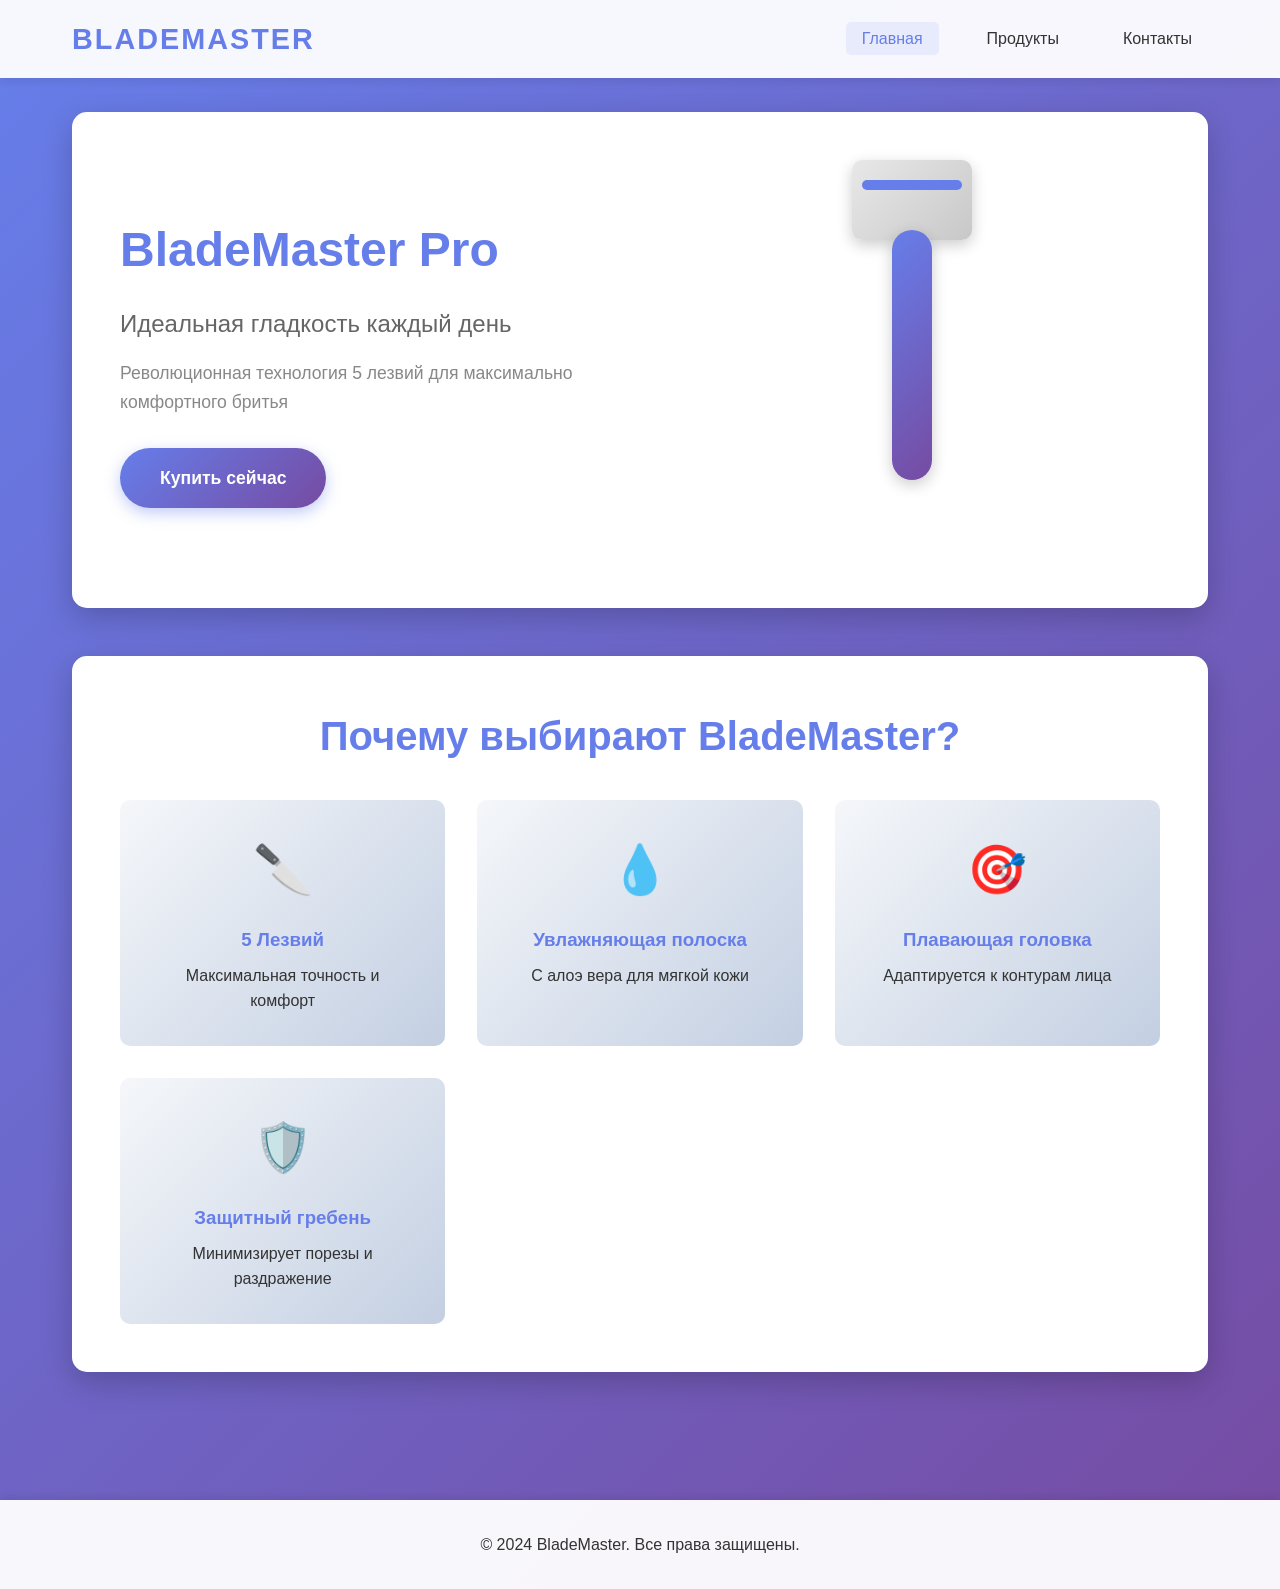
<file: index.html>
<!DOCTYPE html>
<html lang="ru">
<head>
    <meta charset="UTF-8">
    <meta name="viewport" content="width=device-width, initial-scale=1.0">
    <title>BladeMaster - Идеальное Бритье</title>
    <link rel="stylesheet" href="style.css">
</head>
<body>
    <header>
        <nav class="navbar">
            <div class="logo">BladeMaster</div>
            <ul class="nav-links">
                <li><a href="index.html" class="active">Главная</a></li>
                <li><a href="products.html">Продукты</a></li>
                <li><a href="contact.html">Контакты</a></li>
            </ul>
        </nav>
    </header>

    <main>
        <section class="hero">
            <div class="hero-content">
                <h1>BladeMaster Pro</h1>
                <p class="tagline">Идеальная гладкость каждый день</p>
                <p class="description">Революционная технология 5 лезвий для максимально комфортного бритья</p>
                <a href="products.html" class="cta-button">Купить сейчас</a>
            </div>
            <div class="hero-image">
                <div class="razor-mockup">
                    <div class="razor-head"></div>
                    <div class="razor-handle"></div>
                </div>
            </div>
        </section>

        <section class="features">
            <h2>Почему выбирают BladeMaster?</h2>
            <div class="features-grid">
                <div class="feature-card">
                    <div class="feature-icon">🔪</div>
                    <h3>5 Лезвий</h3>
                    <p>Максимальная точность и комфорт</p>
                </div>
                <div class="feature-card">
                    <div class="feature-icon">💧</div>
                    <h3>Увлажняющая полоска</h3>
                    <p>С алоэ вера для мягкой кожи</p>
                </div>
                <div class="feature-card">
                    <div class="feature-icon">🎯</div>
                    <h3>Плавающая головка</h3>
                    <p>Адаптируется к контурам лица</p>
                </div>
                <div class="feature-card">
                    <div class="feature-icon">🛡️</div>
                    <h3>Защитный гребень</h3>
                    <p>Минимизирует порезы и раздражение</p>
                </div>
            </div>
        </section>
    </main>

    <footer>
        <p>&copy; 2024 BladeMaster. Все права защищены.</p>
    </footer>

    <script src="script.js"></script>
</body>
</html>
</file>
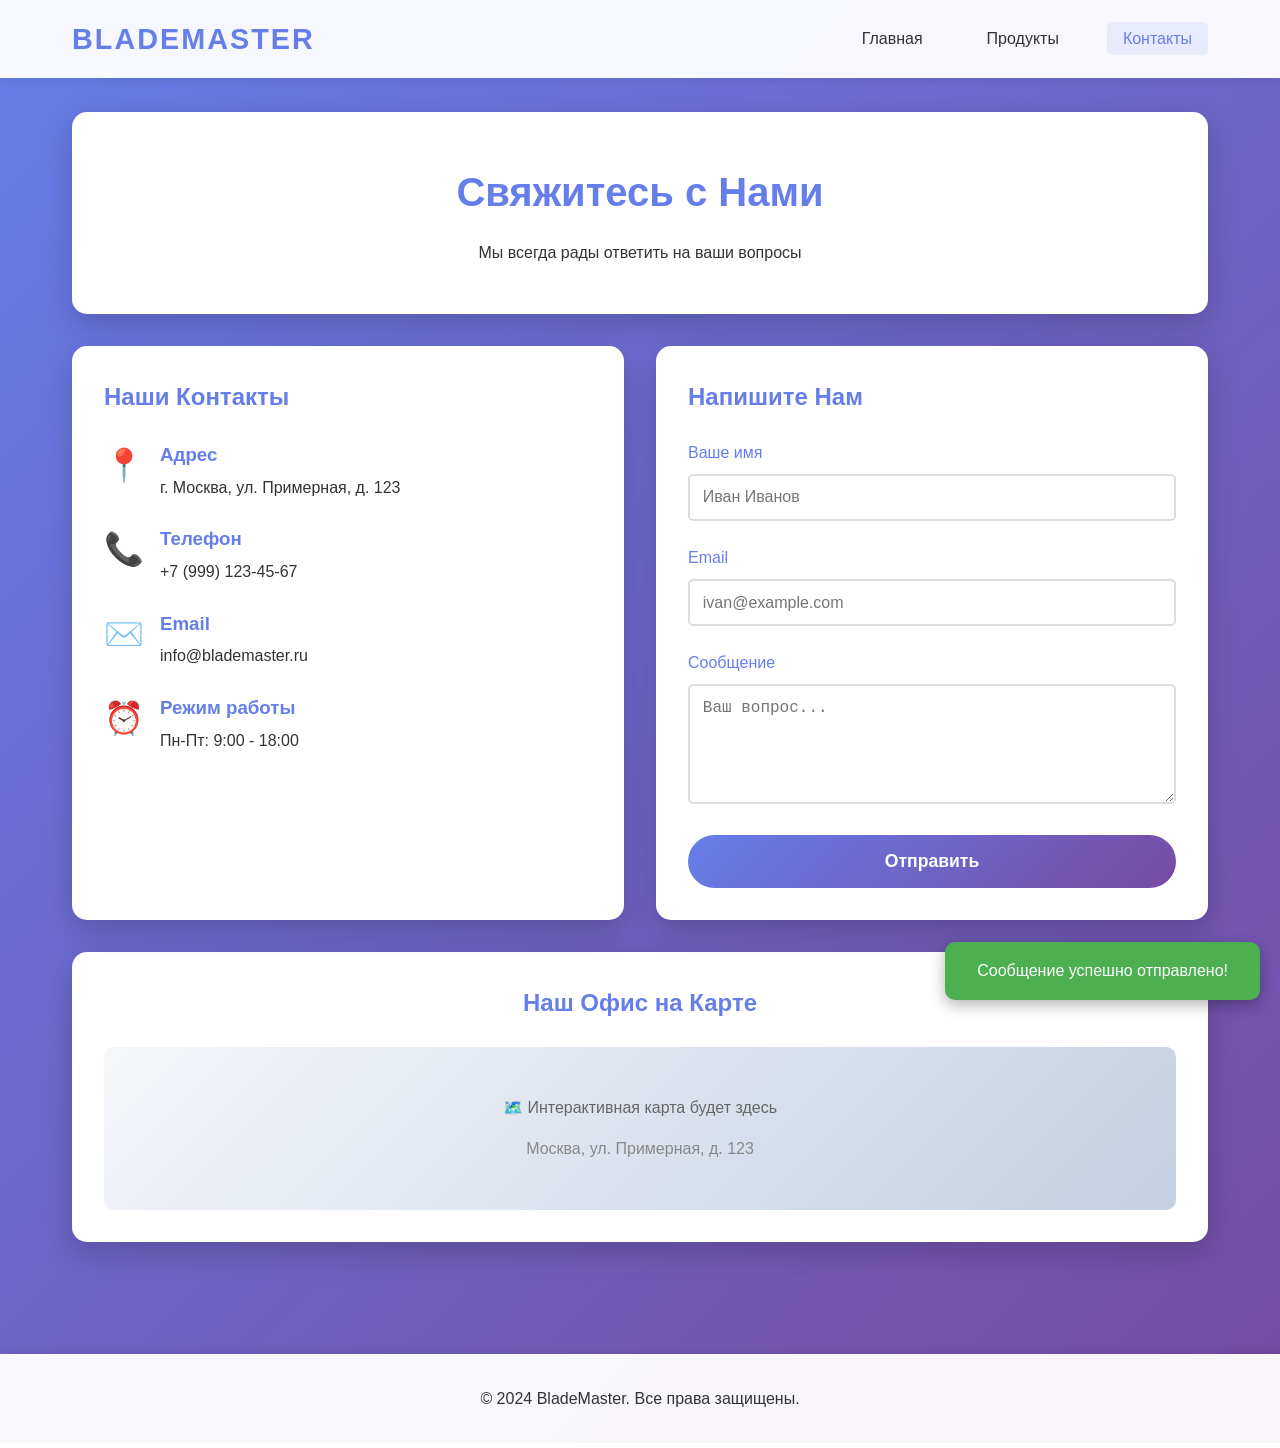
<file: contact.html>
<!DOCTYPE html>
<html lang="ru">
<head>
    <meta charset="UTF-8">
    <meta name="viewport" content="width=device-width, initial-scale=1.0">
    <title>BladeMaster - Контакты</title>
    <link rel="stylesheet" href="style.css">
</head>
<body>
    <header>
        <nav class="navbar">
            <div class="logo">BladeMaster</div>
            <ul class="nav-links">
                <li><a href="index.html">Главная</a></li>
                <li><a href="products.html">Продукты</a></li>
                <li><a href="contact.html" class="active">Контакты</a></li>
            </ul>
        </nav>
    </header>

    <main>
        <section class="contact-hero">
            <h1>Свяжитесь с Нами</h1>
            <p>Мы всегда рады ответить на ваши вопросы</p>
        </section>

        <section class="contact-container">
            <div class="contact-info">
                <h2>Наши Контакты</h2>
                <div class="info-item">
                    <span class="icon">📍</span>
                    <div>
                        <h3>Адрес</h3>
                        <p>г. Москва, ул. Примерная, д. 123</p>
                    </div>
                </div>
                <div class="info-item">
                    <span class="icon">📞</span>
                    <div>
                        <h3>Телефон</h3>
                        <p>+7 (999) 123-45-67</p>
                    </div>
                </div>
                <div class="info-item">
                    <span class="icon">✉️</span>
                    <div>
                        <h3>Email</h3>
                        <p>info@blademaster.ru</p>
                    </div>
                </div>
                <div class="info-item">
                    <span class="icon">⏰</span>
                    <div>
                        <h3>Режим работы</h3>
                        <p>Пн-Пт: 9:00 - 18:00</p>
                    </div>
                </div>
            </div>

            <div class="contact-form">
                <h2>Напишите Нам</h2>
                <form id="contactForm">
                    <div class="form-group">
                        <label for="name">Ваше имя</label>
                        <input type="text" id="name" name="name" required placeholder="Иван Иванов">
                    </div>
                    <div class="form-group">
                        <label for="email">Email</label>
                        <input type="email" id="email" name="email" required placeholder="ivan@example.com">
                    </div>
                    <div class="form-group">
                        <label for="message">Сообщение</label>
                        <textarea id="message" name="message" rows="5" required placeholder="Ваш вопрос..."></textarea>
                    </div>
                    <button type="submit" class="submit-button">Отправить</button>
                </form>
            </div>
        </section>

        <section class="map-section">
            <h2>Наш Офис на Карте</h2>
            <div class="map-placeholder">
                <p>🗺️ Интерактивная карта будет здесь</p>
                <p class="map-note">Москва, ул. Примерная, д. 123</p>
            </div>
        </section>

        <div class="form-notification" id="formNotification">
            <span id="formMessage">Сообщение успешно отправлено!</span>
        </div>
    </main>

    <footer>
        <p>&copy; 2024 BladeMaster. Все права защищены.</p>
    </footer>

    <script src="script.js"></script>
</body>
</html>
</file>
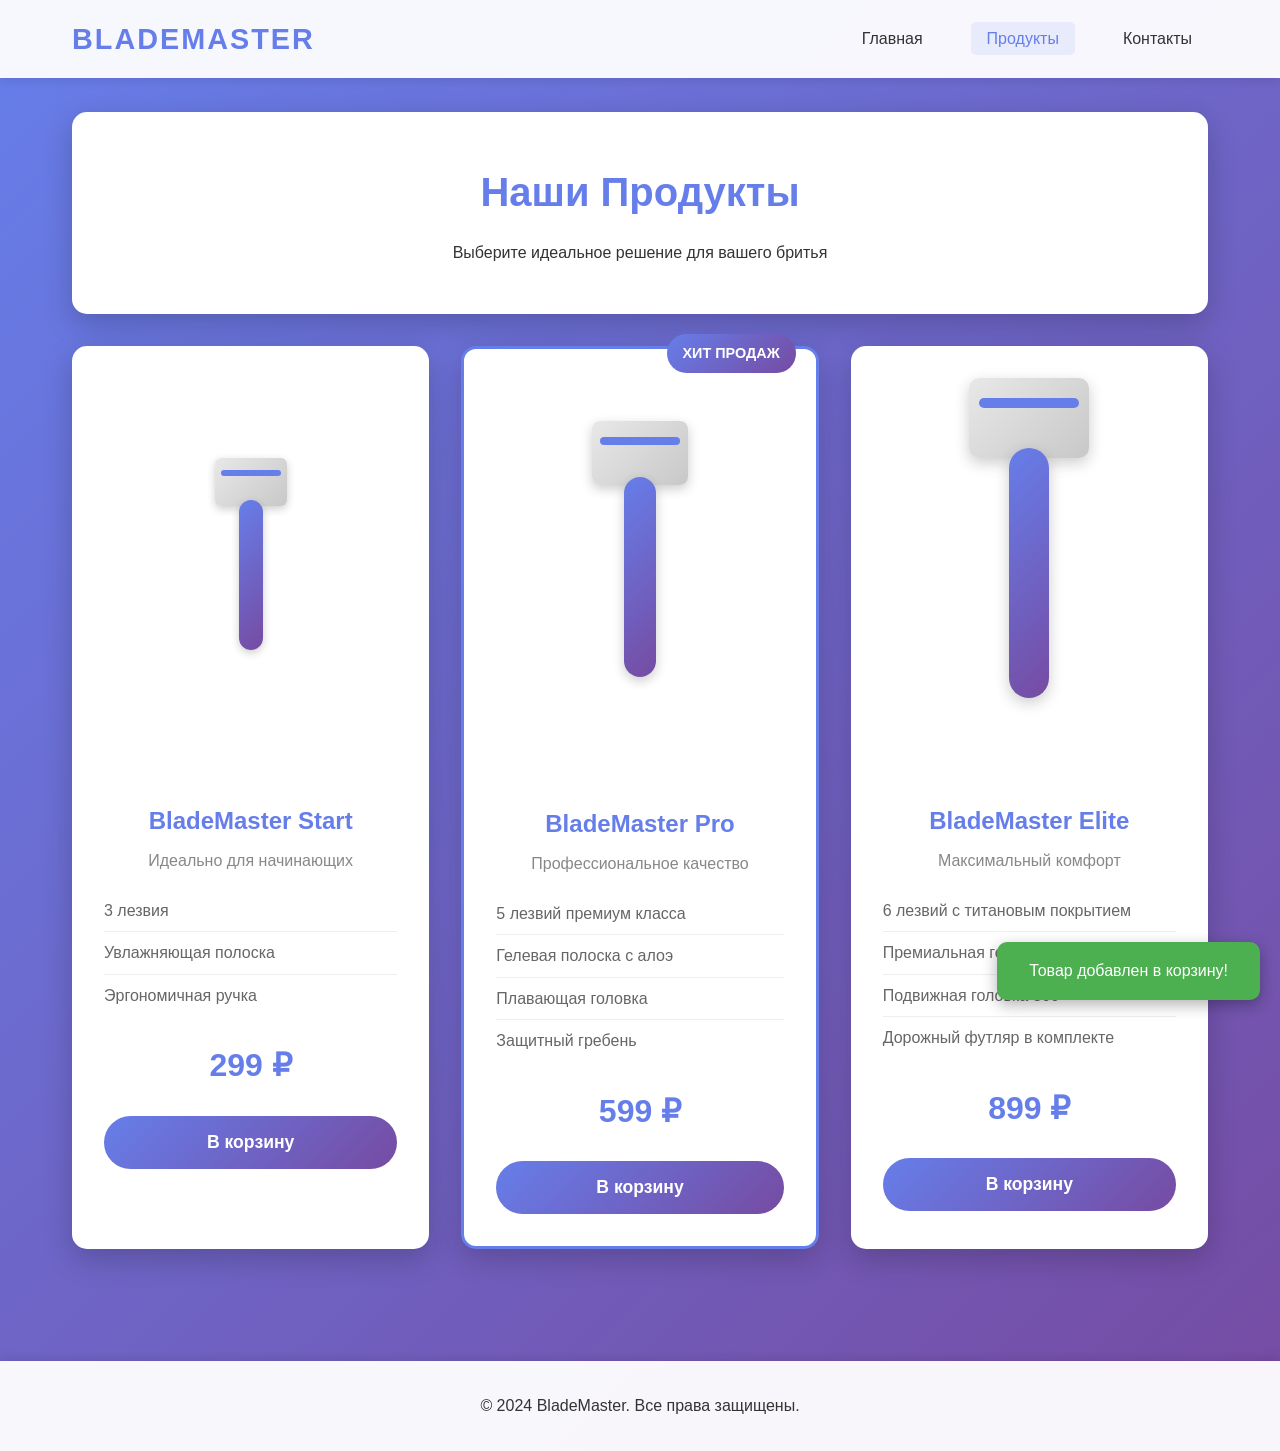
<file: products.html>
<!DOCTYPE html>
<html lang="ru">
<head>
    <meta charset="UTF-8">
    <meta name="viewport" content="width=device-width, initial-scale=1.0">
    <title>BladeMaster - Продукты</title>
    <link rel="stylesheet" href="style.css">
</head>
<body>
    <header>
        <nav class="navbar">
            <div class="logo">BladeMaster</div>
            <ul class="nav-links">
                <li><a href="index.html">Главная</a></li>
                <li><a href="products.html" class="active">Продукты</a></li>
                <li><a href="contact.html">Контакты</a></li>
            </ul>
        </nav>
    </header>

    <main>
        <section class="products-hero">
            <h1>Наши Продукты</h1>
            <p>Выберите идеальное решение для вашего бритья</p>
        </section>

        <section class="products-grid">
            <div class="product-card">
                <div class="product-image">
                    <div class="razor-mockup small">
                        <div class="razor-head"></div>
                        <div class="razor-handle"></div>
                    </div>
                </div>
                <h3>BladeMaster Start</h3>
                <p class="product-desc">Идеально для начинающих</p>
                <ul class="product-features">
                    <li>3 лезвия</li>
                    <li>Увлажняющая полоска</li>
                    <li>Эргономичная ручка</li>
                </ul>
                <p class="price">299 ₽</p>
                <button class="buy-button" onclick="addToCart('BladeMaster Start')">В корзину</button>
            </div>

            <div class="product-card featured">
                <div class="badge">ХИТ ПРОДАЖ</div>
                <div class="product-image">
                    <div class="razor-mockup medium">
                        <div class="razor-head"></div>
                        <div class="razor-handle"></div>
                    </div>
                </div>
                <h3>BladeMaster Pro</h3>
                <p class="product-desc">Профессиональное качество</p>
                <ul class="product-features">
                    <li>5 лезвий премиум класса</li>
                    <li>Гелевая полоска с алоэ</li>
                    <li>Плавающая головка</li>
                    <li>Защитный гребень</li>
                </ul>
                <p class="price">599 ₽</p>
                <button class="buy-button" onclick="addToCart('BladeMaster Pro')">В корзину</button>
            </div>

            <div class="product-card">
                <div class="product-image">
                    <div class="razor-mockup large">
                        <div class="razor-head"></div>
                        <div class="razor-handle"></div>
                    </div>
                </div>
                <h3>BladeMaster Elite</h3>
                <p class="product-desc">Максимальный комфорт</p>
                <ul class="product-features">
                    <li>6 лезвий с титановым покрытием</li>
                    <li>Премиальная гелевая полоска</li>
                    <li>Подвижная головка 360°</li>
                    <li>Дорожный футляр в комплекте</li>
                </ul>
                <p class="price">899 ₽</p>
                <button class="buy-button" onclick="addToCart('BladeMaster Elite')">В корзину</button>
            </div>
        </section>

        <section class="cart-notification" id="cartNotification">
            <span id="cartMessage">Товар добавлен в корзину!</span>
        </section>
    </main>

    <footer>
        <p>&copy; 2024 BladeMaster. Все права защищены.</p>
    </footer>

    <script src="script.js"></script>
</body>
</html>
</file>
<file: style.css>
* {
    margin: 0;
    padding: 0;
    box-sizing: border-box;
}

body {
    font-family: 'Segoe UI', Tahoma, Geneva, Verdana, sans-serif;
    line-height: 1.6;
    color: #333;
    background: linear-gradient(135deg, #667eea 0%, #764ba2 100%);
    min-height: 100vh;
}

/* Header & Navigation */
header {
    background: rgba(255, 255, 255, 0.95);
    box-shadow: 0 2px 10px rgba(0, 0, 0, 0.1);
    position: fixed;
    width: 100%;
    top: 0;
    z-index: 1000;
}

.navbar {
    max-width: 1200px;
    margin: 0 auto;
    display: flex;
    justify-content: space-between;
    align-items: center;
    padding: 1rem 2rem;
}

.logo {
    font-size: 1.8rem;
    font-weight: bold;
    color: #667eea;
    text-transform: uppercase;
    letter-spacing: 2px;
}

.nav-links {
    display: flex;
    list-style: none;
    gap: 2rem;
}

.nav-links a {
    text-decoration: none;
    color: #333;
    font-weight: 500;
    transition: color 0.3s ease;
    padding: 0.5rem 1rem;
    border-radius: 5px;
}

.nav-links a:hover,
.nav-links a.active {
    color: #667eea;
    background: rgba(102, 126, 234, 0.1);
}

/* Main Content */
main {
    margin-top: 80px;
    padding: 2rem;
    max-width: 1200px;
    margin-left: auto;
    margin-right: auto;
}

/* Hero Section */
.hero {
    display: grid;
    grid-template-columns: 1fr 1fr;
    gap: 3rem;
    align-items: center;
    background: white;
    padding: 3rem;
    border-radius: 15px;
    box-shadow: 0 10px 30px rgba(0, 0, 0, 0.2);
    margin-bottom: 3rem;
}

.hero-content h1 {
    font-size: 3rem;
    color: #667eea;
    margin-bottom: 1rem;
}

.tagline {
    font-size: 1.5rem;
    color: #666;
    margin-bottom: 1rem;
}

.description {
    color: #888;
    margin-bottom: 2rem;
    font-size: 1.1rem;
}

.cta-button {
    display: inline-block;
    background: linear-gradient(135deg, #667eea 0%, #764ba2 100%);
    color: white;
    padding: 1rem 2.5rem;
    border-radius: 50px;
    text-decoration: none;
    font-weight: bold;
    font-size: 1.1rem;
    transition: transform 0.3s ease, box-shadow 0.3s ease;
    box-shadow: 0 5px 15px rgba(102, 126, 234, 0.4);
}

.cta-button:hover {
    transform: translateY(-3px);
    box-shadow: 0 8px 25px rgba(102, 126, 234, 0.6);
}

/* Razor Mockup */
.razor-mockup {
    position: relative;
    width: 200px;
    height: 400px;
    margin: 0 auto;
}

.razor-head {
    width: 120px;
    height: 80px;
    background: linear-gradient(135deg, #silver 0%, #d8d8d8 50%, #b8b8b8 100%);
    background: linear-gradient(135deg, #e8e8e8 0%, #c8c8c8 100%);
    border-radius: 10px;
    position: absolute;
    top: 0;
    left: 50%;
    transform: translateX(-50%);
    box-shadow: 0 5px 15px rgba(0, 0, 0, 0.2);
}

.razor-head::before {
    content: '';
    position: absolute;
    width: 100px;
    height: 10px;
    background: #667eea;
    top: 20px;
    left: 50%;
    transform: translateX(-50%);
    border-radius: 5px;
}

.razor-handle {
    width: 40px;
    height: 250px;
    background: linear-gradient(135deg, #667eea 0%, #764ba2 100%);
    border-radius: 20px;
    position: absolute;
    top: 70px;
    left: 50%;
    transform: translateX(-50%);
    box-shadow: 0 5px 15px rgba(0, 0, 0, 0.2);
}

.razor-mockup.small {
    transform: scale(0.6);
}

.razor-mockup.medium {
    transform: scale(0.8);
}

.razor-mockup.large {
    transform: scale(1);
}

/* Features Section */
.features {
    background: white;
    padding: 3rem;
    border-radius: 15px;
    box-shadow: 0 10px 30px rgba(0, 0, 0, 0.2);
    margin-bottom: 3rem;
}

.features h2 {
    text-align: center;
    font-size: 2.5rem;
    color: #667eea;
    margin-bottom: 2rem;
}

.features-grid {
    display: grid;
    grid-template-columns: repeat(auto-fit, minmax(250px, 1fr));
    gap: 2rem;
}

.feature-card {
    text-align: center;
    padding: 2rem;
    background: linear-gradient(135deg, #f5f7fa 0%, #c3cfe2 100%);
    border-radius: 10px;
    transition: transform 0.3s ease;
}

.feature-card:hover {
    transform: translateY(-10px);
}

.feature-icon {
    font-size: 3rem;
    margin-bottom: 1rem;
}

.feature-card h3 {
    color: #667eea;
    margin-bottom: 0.5rem;
}

/* Products Page */
.products-hero {
    background: white;
    padding: 3rem;
    border-radius: 15px;
    text-align: center;
    margin-bottom: 2rem;
    box-shadow: 0 10px 30px rgba(0, 0, 0, 0.2);
}

.products-hero h1 {
    font-size: 2.5rem;
    color: #667eea;
    margin-bottom: 1rem;
}

.products-grid {
    display: grid;
    grid-template-columns: repeat(auto-fit, minmax(300px, 1fr));
    gap: 2rem;
    margin-bottom: 2rem;
}

.product-card {
    background: white;
    padding: 2rem;
    border-radius: 15px;
    text-align: center;
    box-shadow: 0 10px 30px rgba(0, 0, 0, 0.2);
    position: relative;
    transition: transform 0.3s ease;
}

.product-card:hover {
    transform: translateY(-10px);
}

.product-card.featured {
    border: 3px solid #667eea;
}

.badge {
    position: absolute;
    top: -15px;
    right: 20px;
    background: linear-gradient(135deg, #667eea 0%, #764ba2 100%);
    color: white;
    padding: 0.5rem 1rem;
    border-radius: 20px;
    font-weight: bold;
    font-size: 0.9rem;
}

.product-image {
    margin-bottom: 1.5rem;
}

.product-card h3 {
    color: #667eea;
    font-size: 1.5rem;
    margin-bottom: 0.5rem;
}

.product-desc {
    color: #888;
    margin-bottom: 1rem;
}

.product-features {
    list-style: none;
    margin-bottom: 1.5rem;
    text-align: left;
}

.product-features li {
    padding: 0.5rem 0;
    border-bottom: 1px solid #eee;
    color: #666;
}

.product-features li:last-child {
    border-bottom: none;
}

.price {
    font-size: 2rem;
    color: #667eea;
    font-weight: bold;
    margin-bottom: 1.5rem;
}

.buy-button {
    background: linear-gradient(135deg, #667eea 0%, #764ba2 100%);
    color: white;
    border: none;
    padding: 1rem 2rem;
    border-radius: 50px;
    font-size: 1.1rem;
    font-weight: bold;
    cursor: pointer;
    transition: transform 0.3s ease, box-shadow 0.3s ease;
    width: 100%;
}

.buy-button:hover {
    transform: translateY(-3px);
    box-shadow: 0 8px 25px rgba(102, 126, 234, 0.6);
}

/* Cart Notification */
.cart-notification {
    position: fixed;
    bottom: -100px;
    right: 20px;
    background: #4CAF50;
    color: white;
    padding: 1rem 2rem;
    border-radius: 10px;
    box-shadow: 0 5px 15px rgba(0, 0, 0, 0.3);
    transition: bottom 0.3s ease;
    z-index: 1001;
}

.cart-notification.show {
    bottom: 20px;
}

/* Contact Page */
.contact-hero {
    background: white;
    padding: 3rem;
    border-radius: 15px;
    text-align: center;
    margin-bottom: 2rem;
    box-shadow: 0 10px 30px rgba(0, 0, 0, 0.2);
}

.contact-hero h1 {
    font-size: 2.5rem;
    color: #667eea;
    margin-bottom: 1rem;
}

.contact-container {
    display: grid;
    grid-template-columns: 1fr 1fr;
    gap: 2rem;
    margin-bottom: 2rem;
}

.contact-info,
.contact-form {
    background: white;
    padding: 2rem;
    border-radius: 15px;
    box-shadow: 0 10px 30px rgba(0, 0, 0, 0.2);
}

.contact-info h2,
.contact-form h2 {
    color: #667eea;
    margin-bottom: 1.5rem;
}

.info-item {
    display: flex;
    align-items: flex-start;
    gap: 1rem;
    margin-bottom: 1.5rem;
}

.icon {
    font-size: 2rem;
}

.info-item h3 {
    color: #667eea;
    margin-bottom: 0.3rem;
}

.form-group {
    margin-bottom: 1.5rem;
}

.form-group label {
    display: block;
    margin-bottom: 0.5rem;
    color: #667eea;
    font-weight: 500;
}

.form-group input,
.form-group textarea {
    width: 100%;
    padding: 0.8rem;
    border: 2px solid #ddd;
    border-radius: 5px;
    font-size: 1rem;
    transition: border-color 0.3s ease;
}

.form-group input:focus,
.form-group textarea:focus {
    outline: none;
    border-color: #667eea;
}

.submit-button {
    background: linear-gradient(135deg, #667eea 0%, #764ba2 100%);
    color: white;
    border: none;
    padding: 1rem 2rem;
    border-radius: 50px;
    font-size: 1.1rem;
    font-weight: bold;
    cursor: pointer;
    transition: transform 0.3s ease, box-shadow 0.3s ease;
    width: 100%;
}

.submit-button:hover {
    transform: translateY(-3px);
    box-shadow: 0 8px 25px rgba(102, 126, 234, 0.6);
}

.map-section {
    background: white;
    padding: 2rem;
    border-radius: 15px;
    text-align: center;
    margin-bottom: 2rem;
    box-shadow: 0 10px 30px rgba(0, 0, 0, 0.2);
}

.map-section h2 {
    color: #667eea;
    margin-bottom: 1.5rem;
}

.map-placeholder {
    background: linear-gradient(135deg, #f5f7fa 0%, #c3cfe2 100%);
    padding: 3rem;
    border-radius: 10px;
    color: #666;
}

.map-note {
    margin-top: 1rem;
    color: #888;
}

.form-notification {
    position: fixed;
    bottom: -100px;
    right: 20px;
    background: #4CAF50;
    color: white;
    padding: 1rem 2rem;
    border-radius: 10px;
    box-shadow: 0 5px 15px rgba(0, 0, 0, 0.3);
    transition: bottom 0.3s ease;
    z-index: 1001;
}

.form-notification.show {
    bottom: 20px;
}

/* Footer */
footer {
    background: rgba(255, 255, 255, 0.95);
    text-align: center;
    padding: 2rem;
    margin-top: 3rem;
    box-shadow: 0 -2px 10px rgba(0, 0, 0, 0.1);
}

/* Responsive Design */
@media (max-width: 768px) {
    .navbar {
        flex-direction: column;
        gap: 1rem;
    }

    .nav-links {
        gap: 1rem;
    }

    .hero {
        grid-template-columns: 1fr;
        text-align: center;
    }

    .contact-container {
        grid-template-columns: 1fr;
    }

    main {
        margin-top: 120px;
    }
}
</file>
